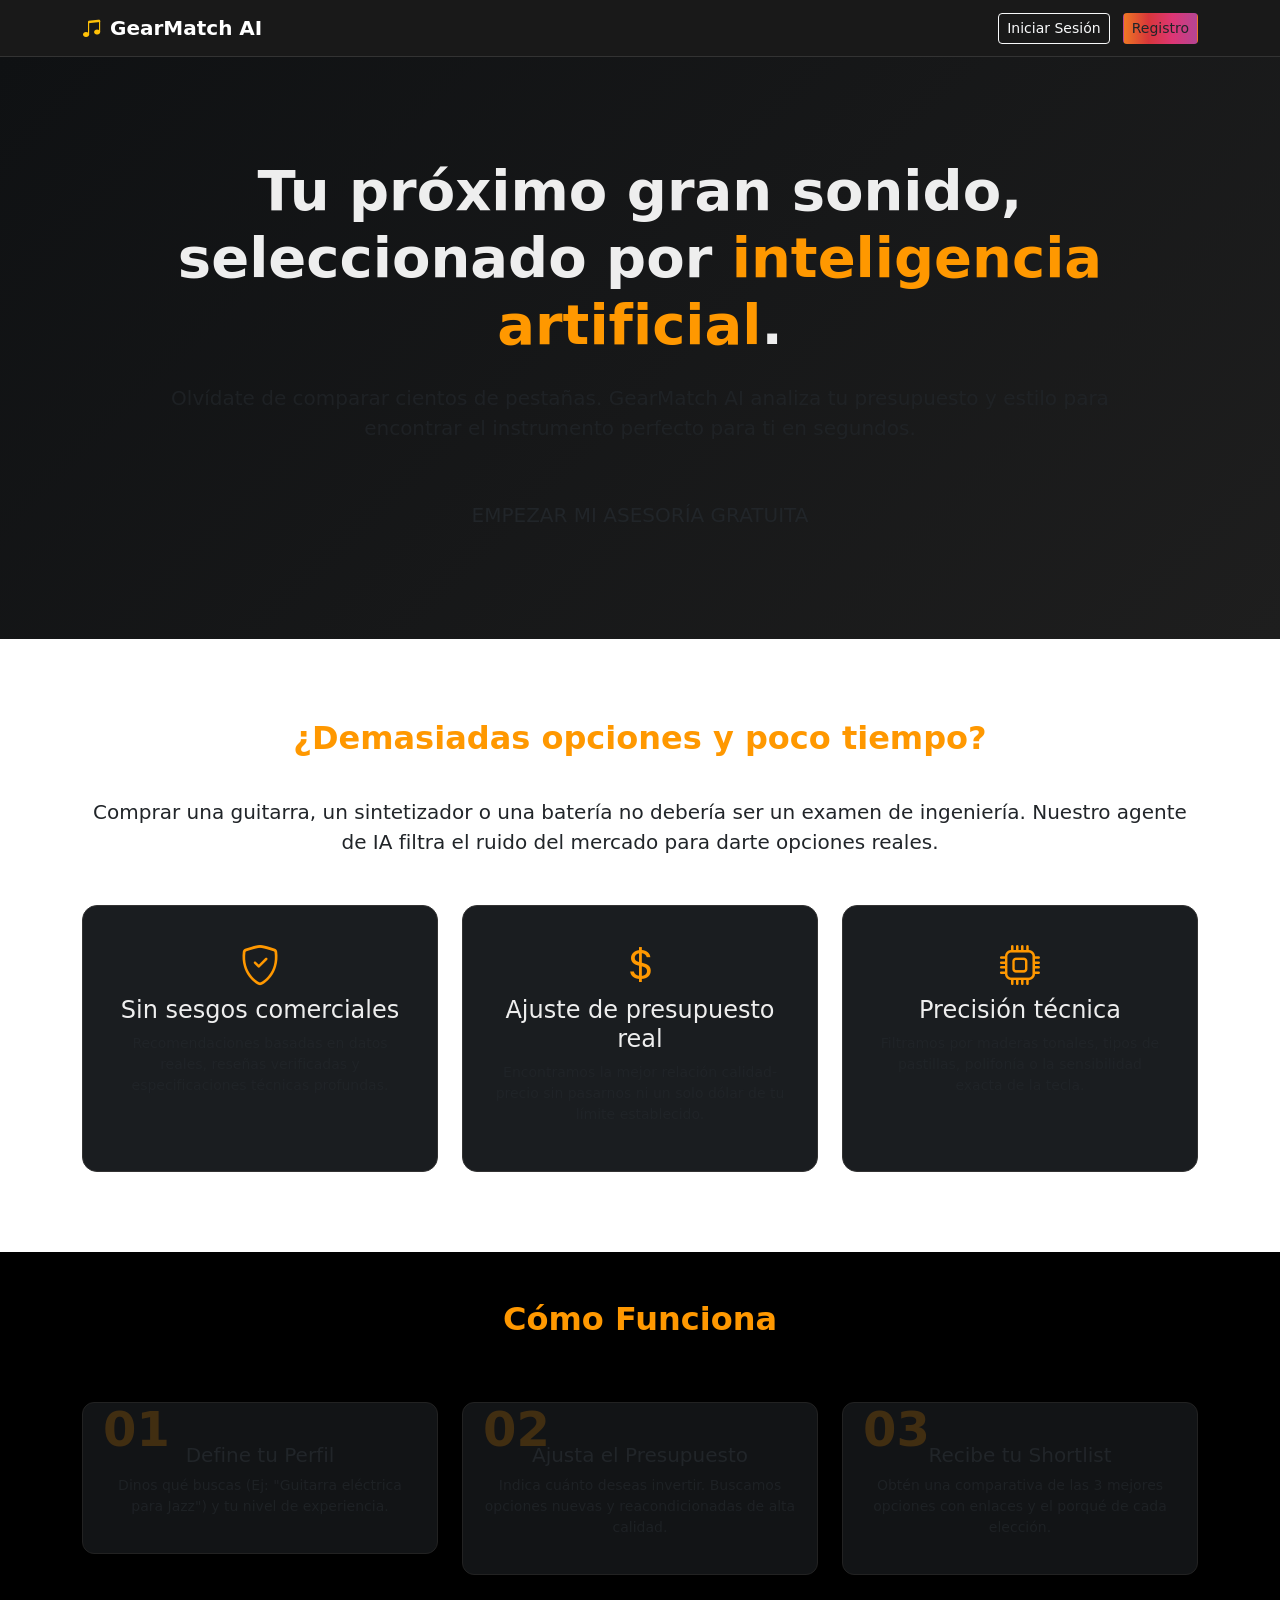
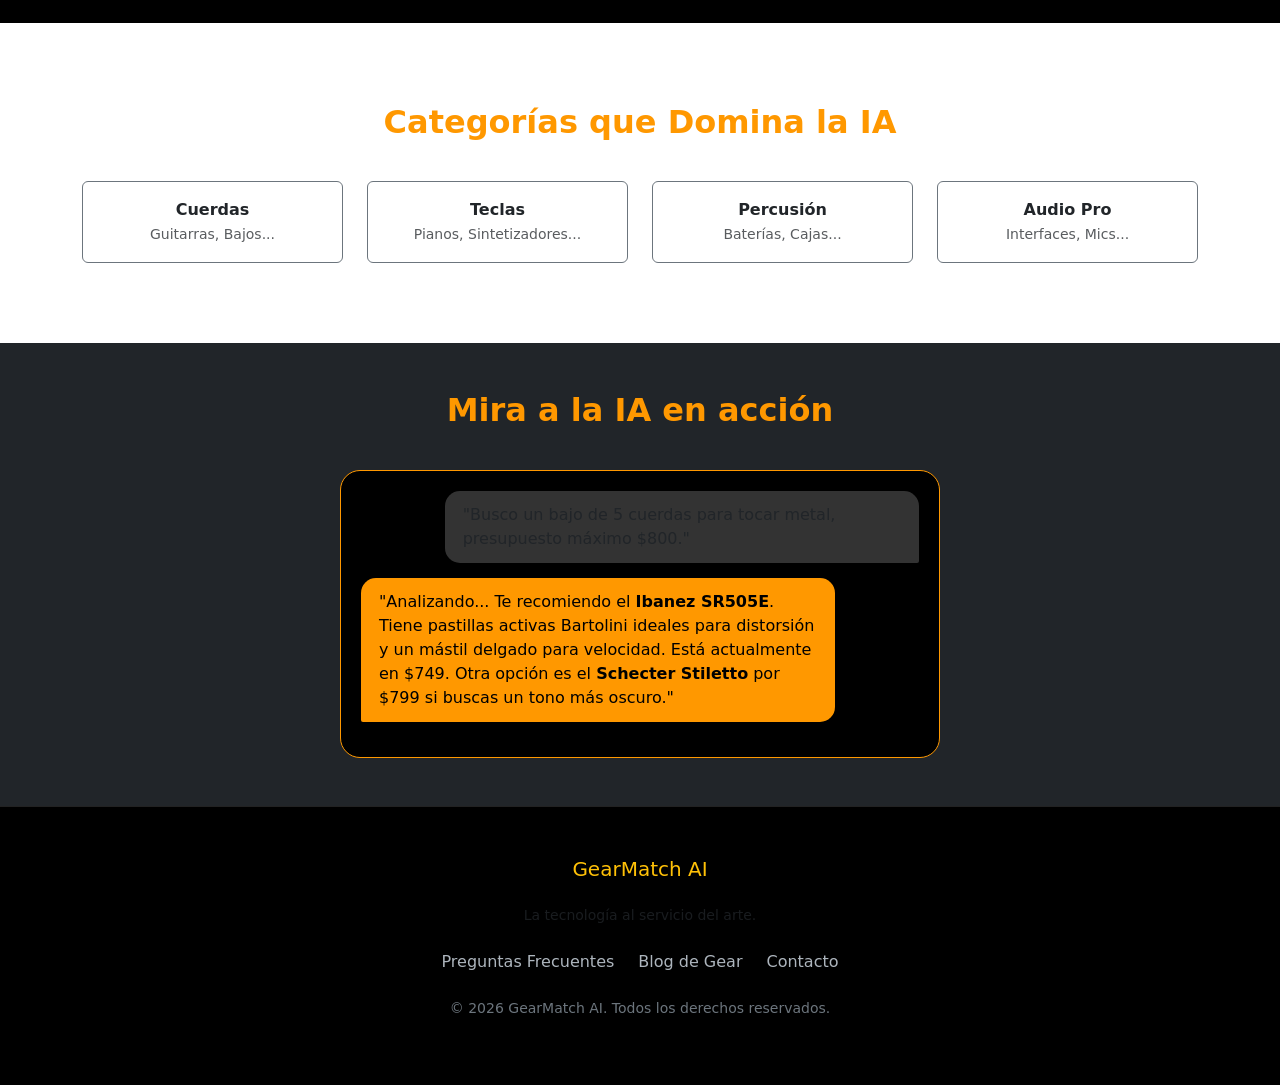
<file: index.html>
<!-- <!doctype html>
<html lang="en">

<head>
  <meta charset="utf-8">
  <meta name="viewport" content="width=device-width, initial-scale=1">
  <title>Erick Corp</title>
  <link rel="stylesheet" href="assets/css/styles.css"> -->
  <!-- Bootstrap 5 CSS -->
  <!-- <link rel="stylesheet" href="https://cdn.jsdelivr.net/npm/bootstrap-icons@1.11.0/font/bootstrap-icons.css">
  <link href="https://cdn.jsdelivr.net/npm/bootstrap@5.3.8/dist/css/bootstrap.min.css" rel="stylesheet" integrity="sha384-sRIl4kxILFvY47J16cr9ZwB07vP4J8+LH7qKQnuqkuIAvNWLzeN8tE5YBujZqJLB" crossorigin="anonymous">
</head>

<body>
  <nav class="navbar bg-dark">
    <div class="container-fluid">
      <a class="navbar-brand" href="index.html"><i class="bi bi-music-note-beamed me-2"></i>GearMatch</a>
      <ul class="nav justify-content-end">
        <li class="nav-item">
          <button class="btn btn-success" onclick="document.location='src/login.php'">Iniciar sesión</button>
        </li>
        <li class="nav-item">
          <a class="nav-link link-secondary" href="src/signup.html">Registrarse</a>
        </li>
      </ul>
    </div>
  </nav>
  <div class="container">
    <h1>Hola, bienvenido</h1>
  </div>
  <script src="https://cdn.jsdelivr.net/npm/bootstrap@5.3.8/dist/js/bootstrap.bundle.min.js" integrity="sha384-FKyoEForCGlyvwx9Hj09JcYn3nv7wiPVlz7YYwJrWVcXK/BmnVDxM+D2scQbITxI" crossorigin="anonymous"></script>
</body>

</html> -->

<!DOCTYPE html>
<html lang="es">
<head>
    <meta charset="UTF-8">
    <meta name="viewport" content="width=device-width, initial-scale=1.0">
    <title>GearMatch AI - Encuentra tu sonido perfecto</title>
    <link rel="stylesheet" href="assets/css/styles.css">
    <!-- Bootstrap 5 CSS -->
    <link href="https://cdn.jsdelivr.net/npm/bootstrap@5.3.0/dist/css/bootstrap.min.css" rel="stylesheet">
    <link rel="stylesheet" href="https://cdn.jsdelivr.net/npm/bootstrap-icons@1.11.0/font/bootstrap-icons.css">
</head>
<body>

    <!-- Navbar -->
    <nav class="navbar navbar-expand-lg navbar-dark sticky-top">
        <div class="container">
            <a class="navbar-brand fw-bold" href="index.html"><i class="bi bi-music-note-beamed text-warning me-2"></i>GearMatch AI</a>
            <div class="ms-auto">
                <a href="src/sesion.html" class="btn btn-outline-light btn-sm me-2">Iniciar Sesión</a>
                <a href="src/signup.html" class="btn btn-accent btn-sm gradient-custom-2">Registro</a>
            </div>
        </div>
    </nav>

    <!-- 1. Hero Section -->
    <header class="hero-section text-center">
        <div class="container">
            <h1 class="hero-title mb-4">Tu próximo gran sonido, seleccionado por <span>inteligencia artificial</span>.</h1>
            <p class="lead text-muted mb-5 px-md-5">Olvídate de comparar cientos de pestañas. GearMatch AI analiza tu presupuesto y estilo para encontrar el instrumento perfecto para ti en segundos.</p>
            <a href="#" class="btn btn-accent btn-lg text-uppercase">Empezar mi asesoría gratuita</a>
        </div>
    </header>

    <!-- 2. El Problema y la Solución -->
    <section class="container text-center">
        <h2 class="section-title">¿Demasiadas opciones y poco tiempo?</h2>
        <p class="mb-5 lead">Comprar una guitarra, un sintetizador o una batería no debería ser un examen de ingeniería. Nuestro agente de IA filtra el ruido del mercado para darte opciones reales.</p>
        <div class="row g-4">
            <div class="col-md-4">
                <div class="feature-card">
                    <i class="bi bi-shield-check feature-icon"></i>
                    <h4>Sin sesgos comerciales</h4>
                    <p class="text-muted small">Recomendaciones basadas en datos reales, reseñas verificadas y especificaciones técnicas profundas.</p>
                </div>
            </div>
            <div class="col-md-4">
                <div class="feature-card">
                    <i class="bi bi-currency-dollar feature-icon"></i>
                    <h4>Ajuste de presupuesto real</h4>
                    <p class="text-muted small">Encontramos la mejor relación calidad-precio sin pasarnos ni un solo dólar de tu límite establecido.</p>
                </div>
            </div>
            <div class="col-md-4">
                <div class="feature-card">
                    <i class="bi bi-cpu feature-icon"></i>
                    <h4>Precisión técnica</h4>
                    <p class="text-muted small">Filtramos por maderas tonales, tipos de pastillas, polifonía o la sensibilidad exacta de la tecla.</p>
                </div>
            </div>
        </div>
    </section>

    <!-- 3. Cómo Funciona -->
    <section class="bg-black py-5">
        <div class="container text-center">
            <h2 class="section-title">Cómo Funciona</h2>
            <div class="row g-4 mt-2">
                <div class="col-md-4">
                    <div class="step-card">
                        <span class="step-number">01</span>
                        <h5>Define tu Perfil</h5>
                        <p class="text-muted small">Dinos qué buscas (Ej: "Guitarra eléctrica para Jazz") y tu nivel de experiencia.</p>
                    </div>
                </div>
                <div class="col-md-4">
                    <div class="step-card">
                        <span class="step-number">02</span>
                        <h5>Ajusta el Presupuesto</h5>
                        <p class="text-muted small">Indica cuánto deseas invertir. Buscamos opciones nuevas y reacondicionadas de alta calidad.</p>
                    </div>
                </div>
                <div class="col-md-4">
                    <div class="step-card">
                        <span class="step-number">03</span>
                        <h5>Recibe tu Shortlist</h5>
                        <p class="text-muted small">Obtén una comparativa de las 3 mejores opciones con enlaces y el porqué de cada elección.</p>
                    </div>
                </div>
            </div>
        </div>
    </section>

    <!-- 4. Categorías -->
    <section class="container text-center">
        <h2 class="section-title">Categorías que Domina la IA</h2>
        <div class="row row-cols-2 row-cols-md-4 g-4">
            <div class="col"><div class="p-3 border border-secondary rounded"><strong>Cuerdas</strong><br><small class="text-muted">Guitarras, Bajos...</small></div></div>
            <div class="col"><div class="p-3 border border-secondary rounded"><strong>Teclas</strong><br><small class="text-muted">Pianos, Sintetizadores...</small></div></div>
            <div class="col"><div class="p-3 border border-secondary rounded"><strong>Percusión</strong><br><small class="text-muted">Baterías, Cajas...</small></div></div>
            <div class="col"><div class="p-3 border border-secondary rounded"><strong>Audio Pro</strong><br><small class="text-muted">Interfaces, Mics...</small></div></div>
        </div>
    </section>

    <!-- 5. Ejemplo de Interacción -->
    <section class="bg-dark py-5">
        <div class="container">
            <h2 class="section-title text-center">Mira a la IA en acción</h2>
            <div class="chat-container mt-4">
                <div class="msg msg-user">
                    "Busco un bajo de 5 cuerdas para tocar metal, presupuesto máximo $800."
                </div>
                <div class="msg msg-ai">
                    "Analizando... Te recomiendo el <strong>Ibanez SR505E</strong>. Tiene pastillas activas Bartolini ideales para distorsión y un mástil delgado para velocidad. Está actualmente en $749. Otra opción es el <strong>Schecter Stiletto</strong> por $799 si buscas un tono más oscuro."
                </div>
            </div>
        </div>
    </section>

    <!-- 6. Footer -->
    <footer class="text-center">
        <div class="container">
            <h5 class="mb-4 text-warning">GearMatch AI</h5>
            <p class="small text-muted mb-4">La tecnología al servicio del arte.</p>
            <div class="d-flex justify-content-center gap-4 mb-4">
                <a href="#" class="footer-link">Preguntas Frecuentes</a>
                <a href="#" class="footer-link">Blog de Gear</a>
                <a href="#" class="footer-link">Contacto</a>
            </div>
            <p class="small text-secondary">&copy; 2026 GearMatch AI. Todos los derechos reservados.</p>
        </div>
    </footer>

    <script src="https://cdn.jsdelivr.net/npm/bootstrap@5.3.0/dist/js/bootstrap.bundle.min.js"></script>
</body>
</html>
</file>
<file: assets/css/styles.css>
:root {
  --bg-dark: #0f1113;
  --bg-card: #1a1d20;
  --accent: #ff9800;
  --text-muted: #adb5bd;
}

.gradient-custom-2 {
  /* fallback for old browsers */
  background: #fccb90;

  /* Chrome 10-25, Safari 5.1-6 */
  background: -webkit-linear-gradient(
    to right,
    #ee7724,
    #d8363a,
    #dd3675,
    #b44593
  );

  /* W3C, IE 10+/ Edge, Firefox 16+, Chrome 26+, Opera 12+, Safari 7+ */
  background: linear-gradient(to right, #ee7724, #d8363a, #dd3675, #b44593);
}

@media (min-width: 768px) {
  .gradient-form {
    height: 100vh !important;
  }
}
@media (min-width: 769px) {
  .gradient-custom-2 {
    border-top-right-radius: 0.3rem;
    border-bottom-right-radius: 0.3rem;
  }
}

body {
  background-color: var(--bg-dark);
  color: #fff;
  font-family: "Inter", sans-serif;
}

/* Navbar */
.navbar {
  background-color: rgba(0, 0, 0, 0.9);
  border-bottom: 1px solid #333;
}

/* Hero Section */
.hero-section {
  padding: 100px 0;
  background: linear-gradient(135deg, #0f1113 0%, #1e1e1e 100%);
}
.hero-title {
  font-size: 3.5rem;
  font-weight: 800;
  line-height: 1.2;
  color: #eee;
}

.hero-title span {
  color: var(--accent);
}
.btn-accent {
  background-color: var(--accent);
  color: #000;
  font-weight: 700;
  padding: 12px 30px;
  border-radius: 8px;
  transition: 0.3s;
}
.btn-accent:hover {
  background-color: #e68a00;
  transform: translateY(-2px);
}

/* Sections */
section {
  padding: 80px 0;
}
.section-title {
  color: var(--accent);
  margin-bottom: 40px;
  font-weight: 700;
}

/* Problem & Solution Cards */
.feature-card {
  background-color: var(--bg-card);
  border: 1px solid #333;
  padding: 30px;
  border-radius: 15px;
  height: 100%;
  color: #eee;
}
.feature-icon {
  font-size: 2.5rem;
  color: var(--accent);
  margin-bottom: 20px;
}

/* Steps */
.step-number {
  font-size: 3rem;
  font-weight: 900;
  color: rgba(255, 152, 0, 0.2);
  position: absolute;
  top: -10px;
  left: 20px;
}
.step-card {
  position: relative;
  background: #121416;
  border: 1px solid #222;
  padding: 40px 20px 20px;
  border-radius: 12px;
}

/* Chat Visual */
.chat-container {
  background: #000;
  border-radius: 20px;
  padding: 20px;
  max-width: 600px;
  margin: 0 auto;
  border: 1px solid var(--accent);
}
.msg {
  padding: 12px 18px;
  border-radius: 15px;
  margin-bottom: 15px;
  max-width: 85%;
}
.msg-user {
  background: #333;
  margin-left: auto;
  border-bottom-right-radius: 2px;
}
.msg-ai {
  background: var(--accent);
  color: #000;
  border-bottom-left-radius: 2px;
  font-weight: 500;
}

/* Footer */
footer {
  background: #000;
  padding: 50px 0;
  border-top: 1px solid #222;
}
.footer-link {
  color: var(--text-muted);
  text-decoration: none;
  transition: 0.3s;
}
.footer-link:hover {
  color: var(--accent);
}
</file>
